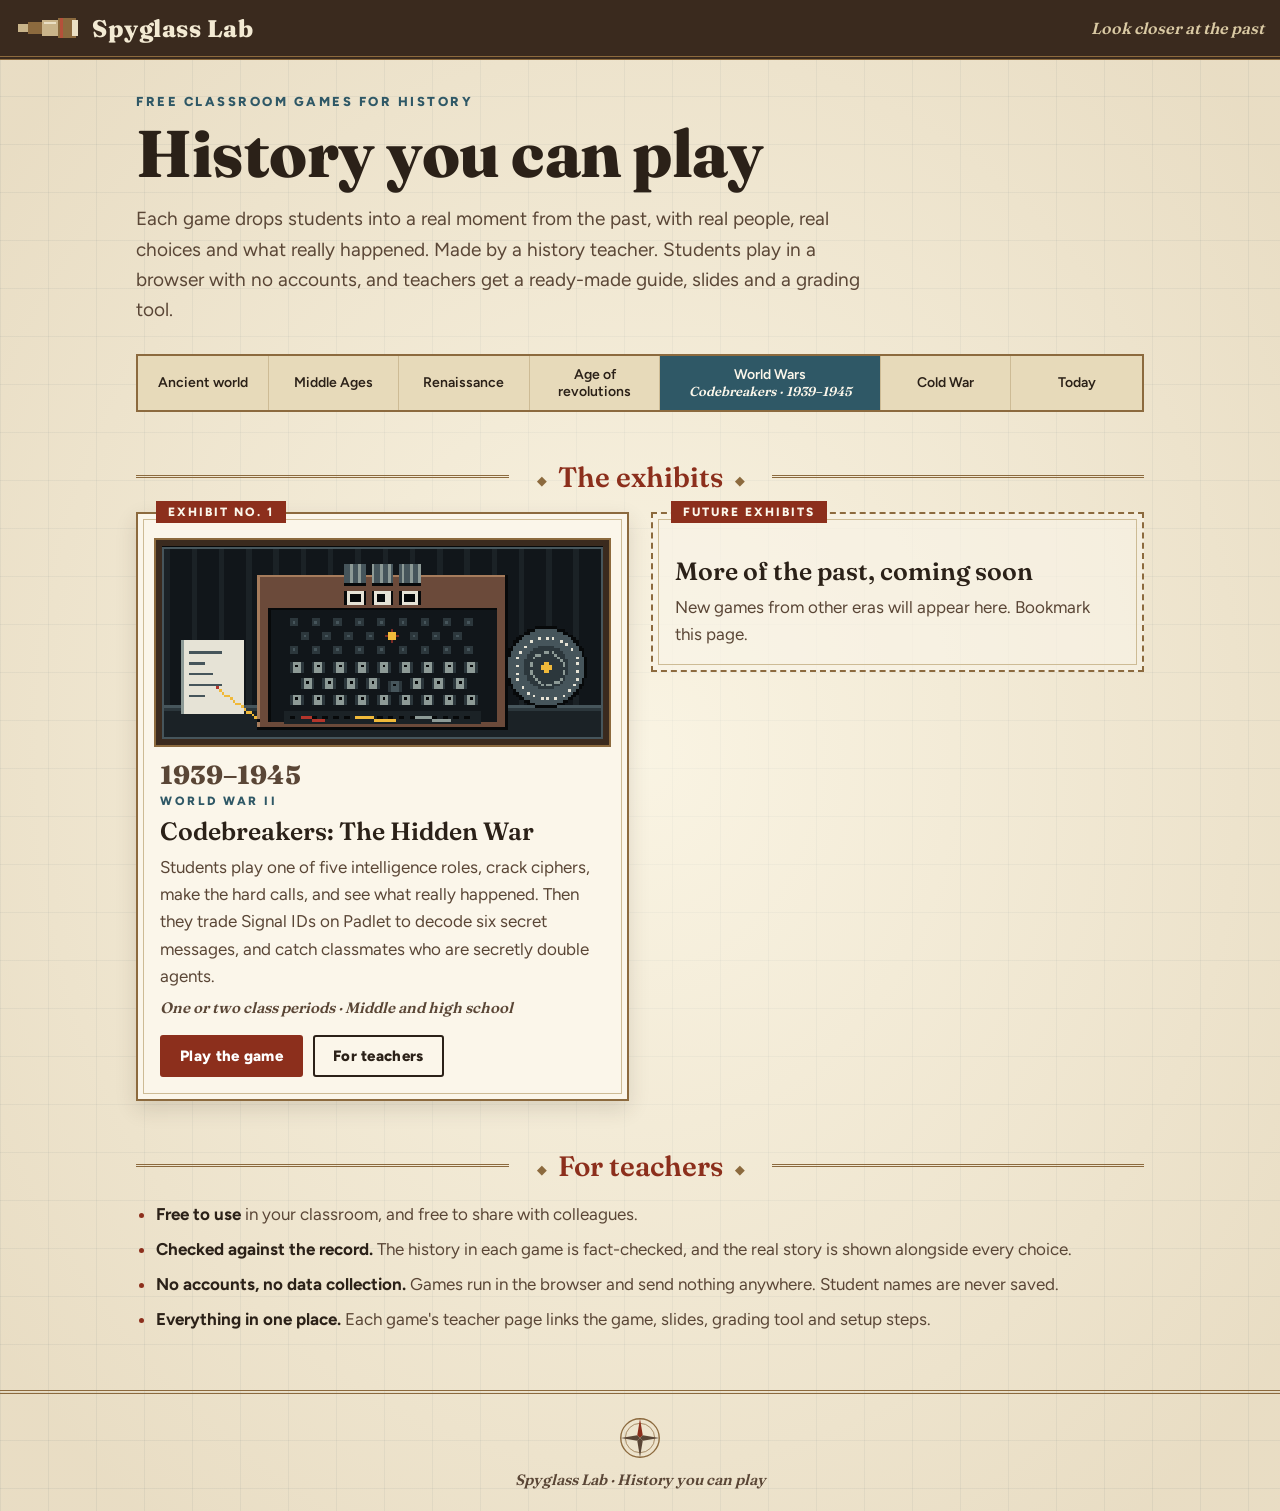
<file: index.html>
<!doctype html><html lang="en"><head><meta charset="utf-8"><meta name="viewport" content="width=device-width,initial-scale=1">
<title>Spyglass Lab</title><meta name="description" content="Free history games for the classroom.">
<style>/* Fraunces and Figtree, SIL Open Font License 1.1, from Google Fonts (latin, latin-ext). Generated by getfonts.js. */
/* latin-ext */
@font-face {
  font-family: 'Figtree';
  font-style: normal;
  font-weight: 400 800;
  font-display: swap;
  src: url([data-uri]) format('woff2');
  unicode-range: U+0100-02BA, U+02BD-02C5, U+02C7-02CC, U+02CE-02D7, U+02DD-02FF, U+0304, U+0308, U+0329, U+1D00-1DBF, U+1E00-1E9F, U+1EF2-1EFF, U+2020, U+20A0-20AB, U+20AD-20C4, U+2113, U+2C60-2C7F, U+A720-A7FF;
}
/* latin */
@font-face {
  font-family: 'Figtree';
  font-style: normal;
  font-weight: 400 800;
  font-display: swap;
  src: url([data-uri]) format('woff2');
  unicode-range: U+0000-00FF, U+0131, U+0152-0153, U+02BB-02BC, U+02C6, U+02DA, U+02DC, U+0304, U+0308, U+0329, U+2000-206F, U+20AC, U+2122, U+2191, U+2193, U+2212, U+2215, U+FEFF, U+FFFD;
}
/* latin-ext */
@font-face {
  font-family: 'Fraunces';
  font-style: normal;
  font-weight: 600 800;
  font-display: swap;
  src: url([data-uri]) format('woff2');
  unicode-range: U+0100-02BA, U+02BD-02C5, U+02C7-02CC, U+02CE-02D7, U+02DD-02FF, U+0304, U+0308, U+0329, U+1D00-1DBF, U+1E00-1E9F, U+1EF2-1EFF, U+2020, U+20A0-20AB, U+20AD-20C4, U+2113, U+2C60-2C7F, U+A720-A7FF;
}
/* latin */
@font-face {
  font-family: 'Fraunces';
  font-style: normal;
  font-weight: 600 800;
  font-display: swap;
  src: url([data-uri]) format('woff2');
  unicode-range: U+0000-00FF, U+0131, U+0152-0153, U+02BB-02BC, U+02C6, U+02DA, U+02DC, U+0304, U+0308, U+0329, U+2000-206F, U+20AC, U+2122, U+2191, U+2193, U+2212, U+2215, U+FEFF, U+FFFD;
}

/* Spyglass Lab look: a history museum and an old map. Aged parchment with a faint map grid, sepia ink, oxblood accents,
   faded map-blue labels, exhibit placards for games and a timeline ribbon of eras. Deliberately unlike any one game's look
   (Codebreakers is near-black and brass). Every text pair meets WCAG AA contrast (checked: 6.4:1 or better). */
:root { --bg: #F3EAD3; --panel: #FBF6EA; --line: #CDBB95; --rule: #8C6A3E; --ink: #2B2118; --dim: #5A4636; --map: #2F5866; --ox: #8C2F1C; --ox-h: #6E2416; --head: #3A2A1E; --cream: #F3EAD3; --tag: #E7DABA; }
* { box-sizing: border-box; }
body { margin: 0; color: var(--ink); font: 17px/1.6 "Figtree", system-ui, sans-serif; background-color: var(--bg);
  background-image: radial-gradient(ellipse at center, rgba(255, 252, 240, .55), rgba(140, 106, 62, .10) 90%), linear-gradient(rgba(47, 88, 102, .07) 1px, transparent 1px), linear-gradient(90deg, rgba(47, 88, 102, .07) 1px, transparent 1px);
  background-size: 100% 100%, 48px 48px, 48px 48px; }
html { background: var(--bg); } body { min-height: 100vh; }
a { color: var(--ox); }
a:focus-visible, .btn:focus-visible { outline: 3px solid #1D4ED8; outline-offset: 2px; }
.top { background: var(--head); padding: 12px 16px; display: flex; align-items: center; justify-content: space-between; gap: 12px; flex-wrap: wrap; border-bottom: 4px double var(--rule); }
.top .brand:focus-visible { outline-color: #9CC9FF; }
.brand { display: inline-flex; align-items: center; gap: 12px; text-decoration: none; color: var(--cream); font: 800 24px "Fraunces", Georgia, serif; letter-spacing: .5px; }
.motto { color: #D9C9A3; font: italic 600 16px "Fraunces", Georgia, serif; }
.glass { width: 64px; height: 32px; }
.wrap { max-width: 1040px; margin: 0 auto; padding: 34px 16px 48px; }
.kick { font: 800 13px "Figtree", sans-serif; letter-spacing: 2.5px; text-transform: uppercase; color: var(--map); margin: 0; }
h1 { font: 800 clamp(36px, 7vw, 66px)/1.05 "Fraunces", Georgia, serif; margin: 10px 0 16px; letter-spacing: -.5px; color: var(--ink); }
.lede { font-size: 19px; color: var(--dim); max-width: 740px; margin: 0; }
/* timeline ribbon of eras */
.ribbon { list-style: none; margin: 28px 0 0; padding: 0; display: flex; flex-wrap: wrap; gap: 0; border: 2px solid var(--rule); background: var(--tag); }
.ribbon li { flex: 1 1 120px; padding: 10px 12px; font: 600 14px "Figtree", sans-serif; color: var(--ink); border-right: 1px solid var(--line); text-align: center; display: flex; flex-direction: column; justify-content: center; }
.ribbon li:last-child { border-right: 0; }
.ribbon .now { background: var(--map); color: #FBF6EA; flex-basis: 210px; }
.ribbon .now small { font: italic 600 13px "Fraunces", Georgia, serif; color: #FBF6EA; }
/* section headings with an ornamental rule */
.sec { display: flex; align-items: center; gap: 16px; font: 600 28px "Fraunces", Georgia, serif; color: var(--ox); margin: 48px 0 18px; }
.sec::before, .sec::after { content: ""; flex: 1; height: 0; border-top: 3px double var(--rule); }
.sec span::before, .sec span::after { content: "◆"; font-size: 12px; color: var(--rule); margin: 0 12px; vertical-align: middle; }
/* games as museum exhibit placards */
.games { display: grid; grid-template-columns: repeat(auto-fit, minmax(300px, 1fr)); gap: 22px; }
.game { position: relative; background: var(--panel); border: 2px solid var(--rule); outline: 1px solid var(--line); outline-offset: -8px; padding: 26px 18px 18px; display: flex; flex-direction: column; box-shadow: 0 8px 20px rgba(58, 42, 30, .14); }
.game .plate { position: absolute; top: -13px; left: 18px; margin: 0; background: var(--ox); color: #FBF6EA; font: 800 12px "Figtree", sans-serif; letter-spacing: 2px; text-transform: uppercase; padding: 4px 12px; }
.frame { border: 6px solid #3A2A1E; outline: 2px solid var(--rule); background: #000; }
.frame img { width: 100%; height: auto; display: block; image-rendering: pixelated; }
.gbody { padding: 16px 4px 4px; display: flex; flex-direction: column; gap: 8px; flex: 1; }
.era { margin: 0; font: 800 26px "Fraunces", Georgia, serif; color: var(--ox); line-height: 1.1; }
.era span { display: block; font: 800 12px "Figtree", sans-serif; letter-spacing: 2.5px; text-transform: uppercase; color: var(--map); margin-top: 4px; }
.game h3 { margin: 0; font: 600 25px/1.2 "Fraunces", Georgia, serif; color: var(--ink); }
.game p { margin: 0; color: var(--dim); }
.game .meta { font: italic 15px "Fraunces", Georgia, serif; }
.game .row { display: flex; flex-wrap: wrap; gap: 10px; margin-top: auto; padding-top: 10px; }
.soon { align-self: start; background: rgba(251, 246, 234, .6); border-style: dashed; box-shadow: none; }
.btn { display: inline-block; background: var(--ox); color: #FFFFFF; text-decoration: none; font: 800 15px "Figtree", sans-serif; letter-spacing: .3px; padding: 10px 18px; border: 2px solid var(--ox); border-radius: 3px; }
.btn:hover { background: var(--ox-h); border-color: var(--ox-h); }
.btn.ghost { background: transparent; color: var(--ink); border-color: var(--ink); } .btn.ghost:hover { background: var(--ink); color: var(--cream); }
.facts { margin: 0; padding-left: 20px; color: var(--dim); } .facts li { margin: 8px 0; } .facts li::marker { color: var(--ox); } .facts b { color: var(--ink); }
.foot { border-top: 4px double var(--rule); padding: 22px 16px; text-align: center; color: var(--dim); font: italic 15px "Fraunces", Georgia, serif; }
.foot p { margin: 6px 0 0; } .rose { width: 44px; height: 44px; }
</style></head><body>
<header class="top">
  <a class="brand" href="./" aria-label="Spyglass Lab home">
    <svg class="glass" viewBox="0 0 64 32" aria-hidden="true" shape-rendering="crispEdges"><rect x="2" y="12" width="10" height="8" fill="#C9B48A"/><rect x="12" y="10" width="14" height="12" fill="#8C6A3E"/><rect x="26" y="8" width="16" height="16" fill="#C9B48A"/><rect x="42" y="6" width="18" height="20" fill="#8C6A3E"/><rect x="44" y="6" width="3" height="20" fill="#B5503A"/><rect x="56" y="8" width="6" height="16" fill="#EADFC4"/><rect x="28" y="10" width="12" height="2" fill="#EADFC4"/></svg>
    <span>Spyglass Lab</span>
  </a>
  <span class="motto">Look closer at the past</span>
</header>
<main class="wrap">
  <section class="hero">
    <p class="kick">Free classroom games for history</p>
    <h1>History you can play</h1>
    <p class="lede">Each game drops students into a real moment from the past, with real people, real choices and what really happened. Made by a history teacher. Students play in a browser with no accounts, and teachers get a ready-made guide, slides and a grading tool.</p>
    <ol class="ribbon" aria-label="Eras of history, with Codebreakers marked in the era of the World Wars">
      <li>Ancient world</li>
      <li>Middle Ages</li>
      <li>Renaissance</li>
      <li>Age of revolutions</li>
      <li class="now"><span>World Wars</span><small>Codebreakers · 1939–1945</small></li>
      <li>Cold War</li>
      <li>Today</li>
    </ol>
  </section>

  <h2 class="sec"><span>The exhibits</span></h2>
  <div class="games">
    <article class="game">
      <p class="plate">Exhibit No. 1</p>
      <div class="frame"><img src="img/codebreakers.png" alt="Pixel art of an Enigma machine on a desk at night, beside a sheet of notes and a cipher wheel" width="1536" height="674"></div>
      <div class="gbody">
        <p class="era">1939–1945 <span>World War II</span></p>
        <h3>Codebreakers: The Hidden War</h3>
        <p>Students play one of five intelligence roles, crack ciphers, make the hard calls, and see what really happened. Then they trade Signal IDs on Padlet to decode six secret messages, and catch classmates who are secretly double agents.</p>
        <p class="meta">One or two class periods · Middle and high school</p>
        <div class="row">
          <a class="btn" href="https://spyglass-lab.github.io/codebreakers/v11/">Play the game</a>
          <a class="btn ghost" href="https://spyglass-lab.github.io/codebreakers/v11/teachers.html">For teachers</a>
        </div>
      </div>
    </article>
    <article class="game soon" aria-label="Future exhibits">
      <p class="plate">Future exhibits</p>
      <div class="gbody">
        <h3>More of the past, coming soon</h3>
        <p>New games from other eras will appear here. Bookmark this page.</p>
      </div>
    </article>
  </div>

  <h2 class="sec"><span>For teachers</span></h2>
  <ul class="facts">
    <li><b>Free to use</b> in your classroom, and free to share with colleagues.</li>
    <li><b>Checked against the record.</b> The history in each game is fact-checked, and the real story is shown alongside every choice.</li>
    <li><b>No accounts, no data collection.</b> Games run in the browser and send nothing anywhere. Student names are never saved.</li>
    <li><b>Everything in one place.</b> Each game's teacher page links the game, slides, grading tool and setup steps.</li>
  </ul>
</main>
<footer class="foot">
  <svg class="rose" viewBox="0 0 48 48" aria-hidden="true"><circle cx="24" cy="24" r="21" fill="none" stroke="#8C6A3E" stroke-width="1.5"/><circle cx="24" cy="24" r="16" fill="none" stroke="#8C6A3E" stroke-width=".8"/><path d="M24 3 L27 21 L24 24 L21 21 Z" fill="#8C2F1C"/><path d="M24 45 L21 27 L24 24 L27 27 Z" fill="#5A4636"/><path d="M3 24 L21 21 L24 24 L21 27 Z" fill="#5A4636"/><path d="M45 24 L27 27 L24 24 L27 21 Z" fill="#5A4636"/></svg>
  <p>Spyglass Lab · History you can play</p>
</footer>

</body></html>
</file>
